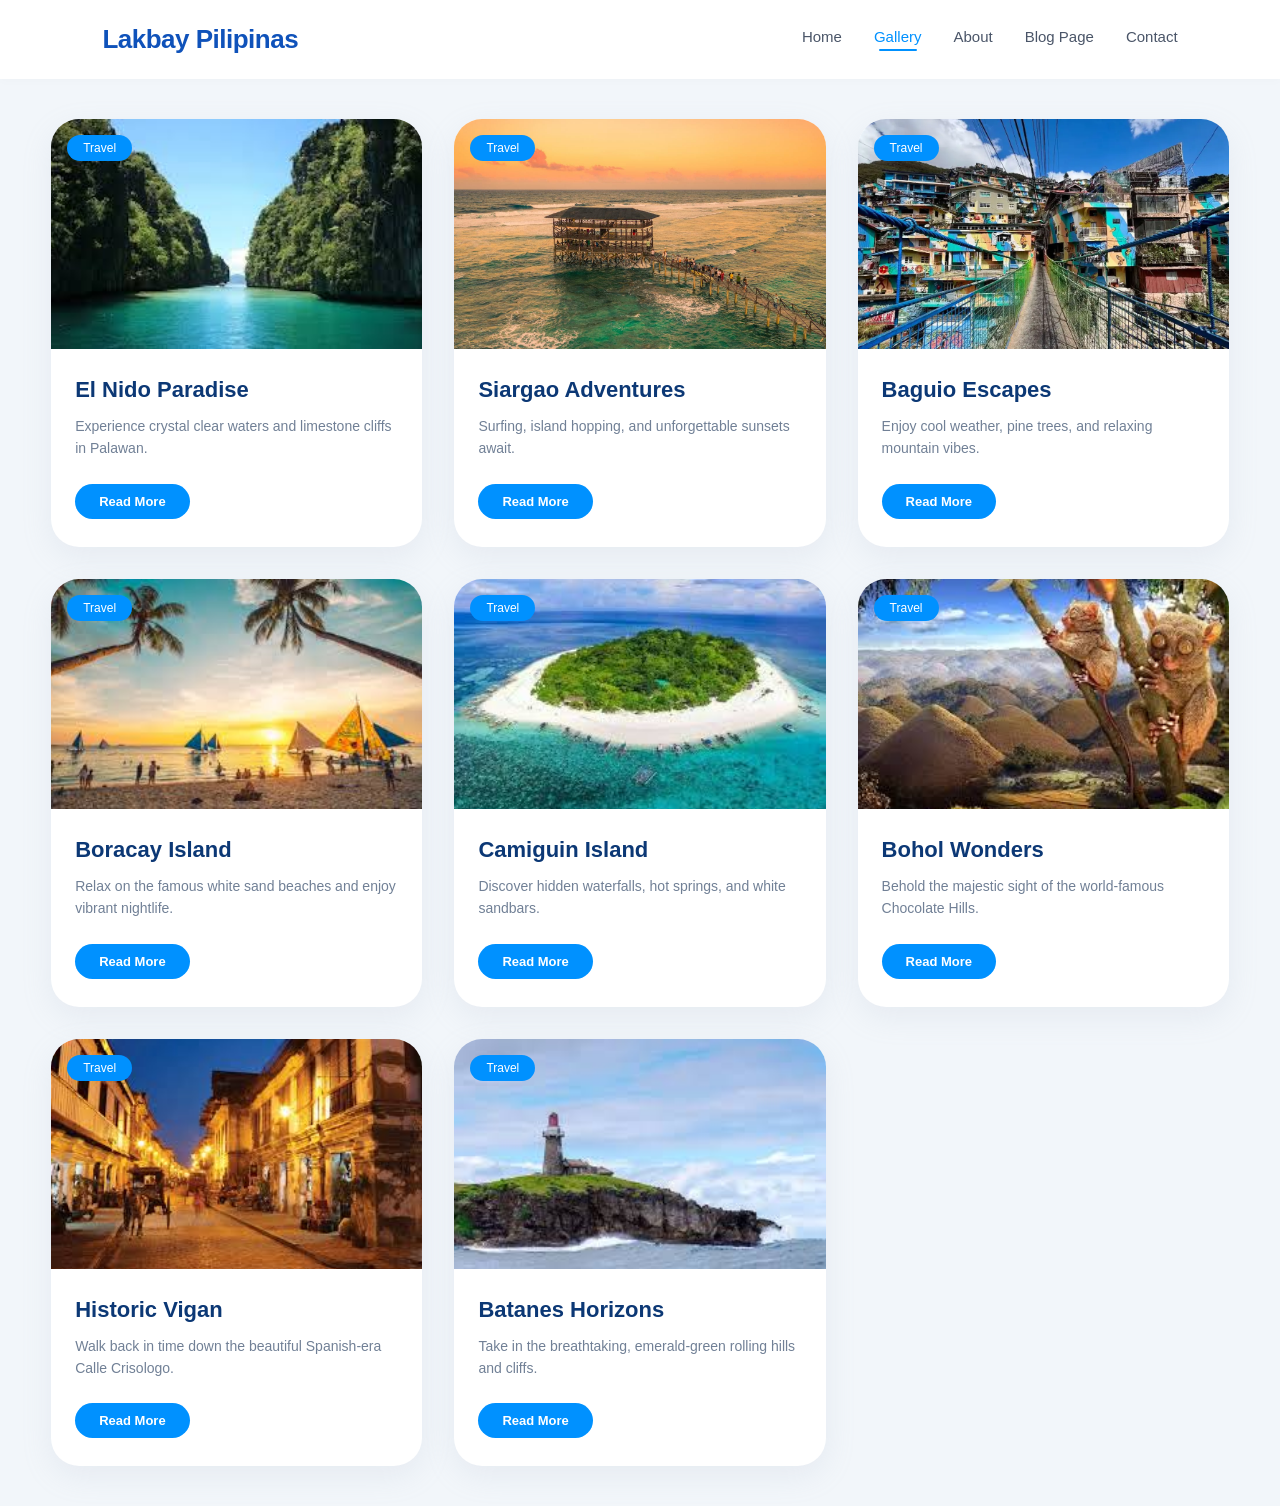
<file: index.html>
<!DOCTYPE html>
<html lang="en">
<head>
    <meta charset="UTF-8">
    <meta name="viewport" content="width=device-width, initial-scale=1.0">
    <title>Lakbay Pilipinas - Gallery</title>
    <link rel="stylesheet" href="style.css">
</head>
<body>

    <!-- NAVBAR -->
    <nav class="navbar">
        <div class="logo">Lakbay Pilipinas</div>
        
        <div class="nav-links">
            <a href="index.html">Home</a>
            <a href="gallery.html" class="active">Gallery</a>
            <a href="Rapalabout.html">About</a>
            <a href="blog.html">Blog Page</a>
            <a href="contact.html">Contact</a>
        </div>
    </nav>

    <!-- MAIN GALLERY CARDS GRID -->
    <main class="gallery-section">
        <div class="gallery-container">
            
            <!-- Card 1: El Nido (Fixed URL) -->
      <!-- Card 1: El Nido (Fixed to match your local file) -->
<div class="card">
    <div class="card-image-wrapper">
        <span class="badge">Travel</span>
        <img src="el nido.jpeg" alt="El Nido Paradise">
    </div>
    <div class="card-content">
        <h2 class="card-title">El Nido Paradise</h2>
        <p class="card-text">Experience crystal clear waters and limestone cliffs in Palawan.</p>
        <a href="#" class="btn-read-more">Read More</a>
    </div>
</div>


            <!-- Card 2: Siargao -->
            <div class="card">
                <div class="card-image-wrapper">
                    <span class="badge">Travel</span>
                    <img src="siargao.jpeg" alt="Siargao Adventures">
                </div>
                <div class="card-content">
                    <h2 class="card-title">Siargao Adventures</h2>
                    <p class="card-text">Surfing, island hopping, and unforgettable sunsets await.</p>
                    <a href="#" class="btn-read-more">Read More</a>
                </div>
            </div>

            <!-- Card 3: Baguio -->
            <div class="card">
                <div class="card-image-wrapper">
                    <span class="badge">Travel</span>
                    <img src="baguio.jpeg" alt="Baguio Escapes">
                </div>
                <div class="card-content">
                    <h2 class="card-title">Baguio Escapes</h2>
                    <p class="card-text">Enjoy cool weather, pine trees, and relaxing mountain vibes.</p>
                    <a href="#" class="btn-read-more">Read More</a>
                </div>
            </div>

            <!-- Card 4: Boracay -->
            <div class="card">
                <div class="card-image-wrapper">
                    <span class="badge">Travel</span>
                    <img src="boracay.jpeg" alt="Boracay Island">
                </div>
                <div class="card-content">
                    <h2 class="card-title">Boracay Island</h2>
                    <p class="card-text">Relax on the famous white sand beaches and enjoy vibrant nightlife.</p>
                    <a href="#" class="btn-read-more">Read More</a>
                </div>
            </div>

            <!-- Card 5: Camiguin -->
            <div class="card">
                <div class="card-image-wrapper">
                    <span class="badge">Travel</span>
                    <img src="camiguin.jpeg" alt="Camiguin Island">
                </div>
                <div class="card-content">
                    <h2 class="card-title">Camiguin Island</h2>
                    <p class="card-text">Discover hidden waterfalls, hot springs, and white sandbars.</p>
                    <a href="#" class="btn-read-more">Read More</a>
                </div>
            </div>

            <!-- Card 6: Bohol Wonders -->
            <div class="card">
                <div class="card-image-wrapper">
                    <span class="badge">Travel</span>
                    <img src="bohol.jpeg" alt="Bohol Chocolate Hills">
                </div>
                <div class="card-content">
                    <h2 class="card-title">Bohol Wonders</h2>
                    <p class="card-text">Behold the majestic sight of the world-famous Chocolate Hills.</p>
                    <a href="#" class="btn-read-more">Read More</a>
                </div>
            </div>

            <!-- Card 7: Historic Vigan (Fixed URL) -->
            <div class="card">
                <div class="card-image-wrapper">
                    <span class="badge">Travel</span>
                    <img src="vigan.jpeg" alt="Vigan City">
                </div>
                <div class="card-content">
                    <h2 class="card-title">Historic Vigan</h2>
                    <p class="card-text">Walk back in time down the beautiful Spanish-era Calle Crisologo.</p>
                    <a href="#" class="btn-read-more">Read More</a>
                </div>
            </div>

            <!-- Card 8: Batanes Horizons -->
            <div class="card">
                <div class="card-image-wrapper">
                    <span class="badge">Travel</span>
                    <img src="batanes.jpeg" alt="Batanes Horizons">
                </div>
                <div class="card-content">
                    <h2 class="card-title">Batanes Horizons</h2>
                    <p class="card-text">Take in the breathtaking, emerald-green rolling hills and cliffs.</p>
                    <a href="#" class="btn-read-more">Read More</a>
                </div>
            </div>

        </div>
    </main>

</body>
</html>
</file>
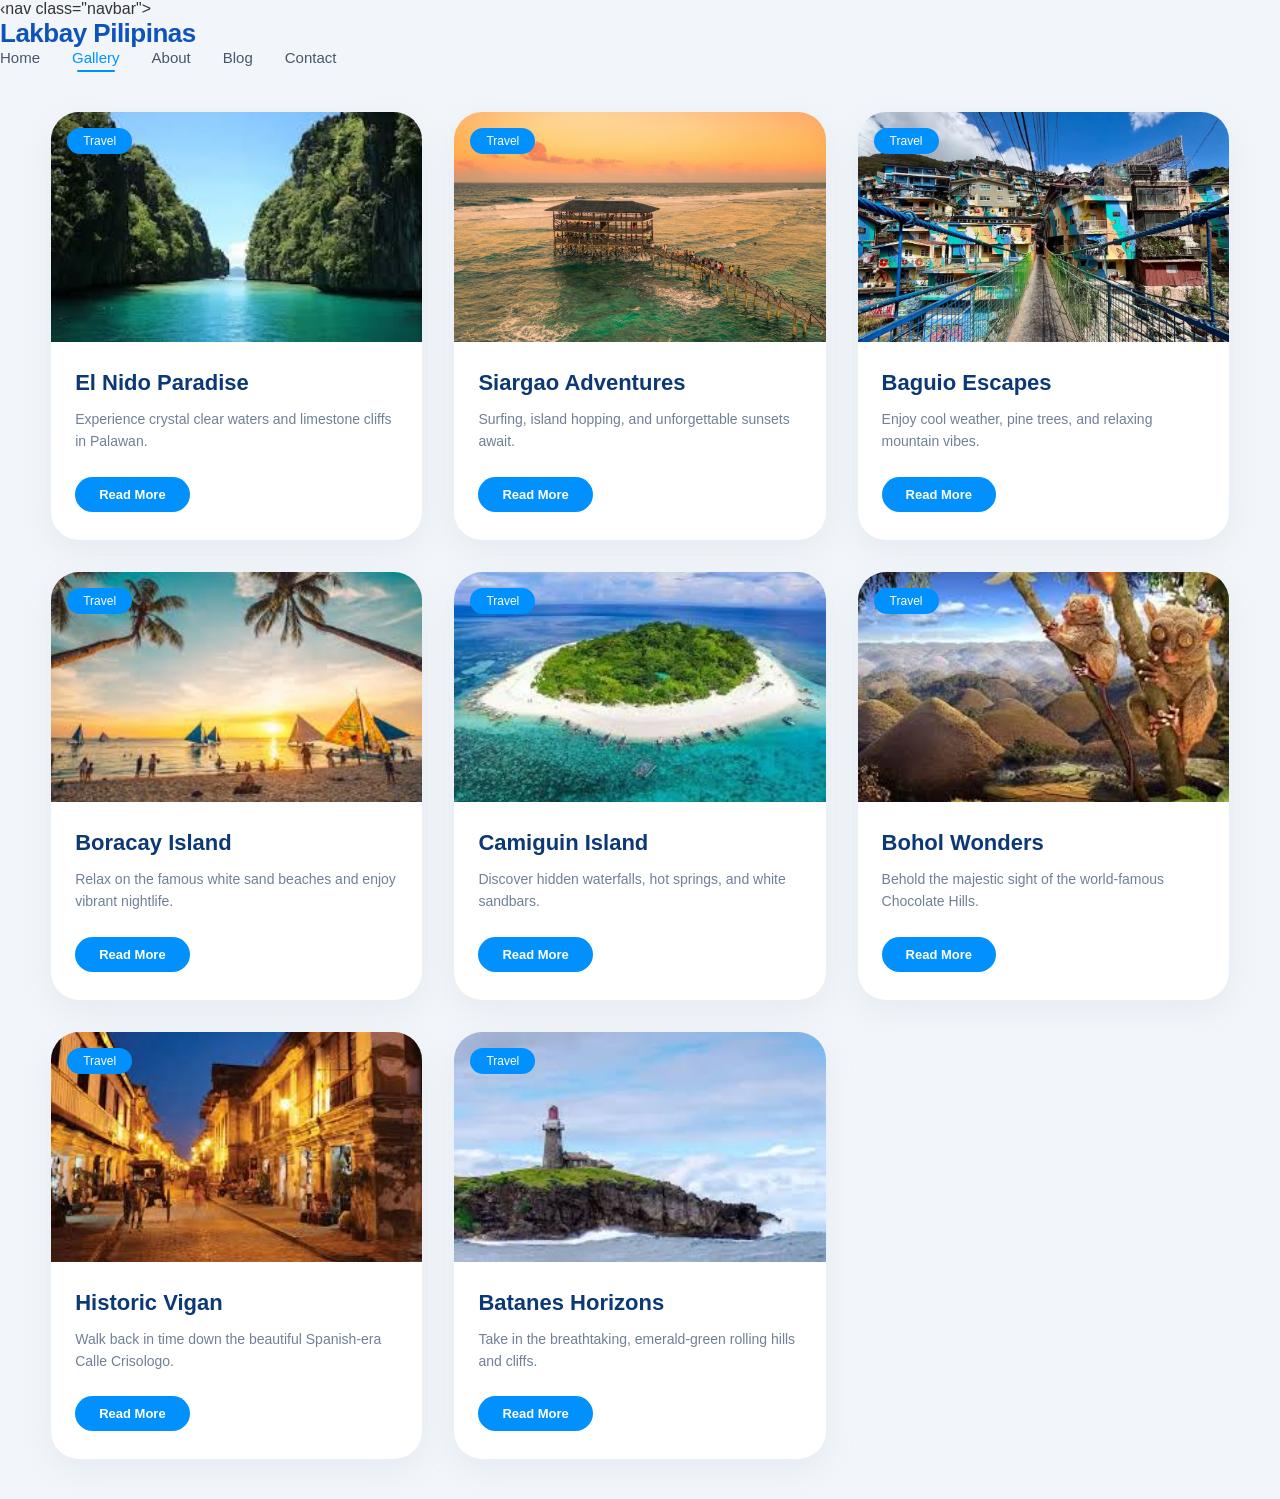
<file: Solomongallerypage.html>
<!DOCTYPE html>
<html lang="en">
<head>
    <meta charset="UTF-8">
    <meta name="viewport" content="width=device-width, initial-scale=1.0">
    <title>Lakbay Pilipinas - Gallery</title>
    <link rel="stylesheet" href="style.css">
</head>
<body>

    <!-- NAVBAR -->
‹nav class="navbar">
    <div class="logo">Lakbay Pilipinas</div>
    
    <div class="nav-links">
        <a href="Ornopialandingpage.html">Home</a>
        <a href="Solomongallerypage.html" class="active">Gallery</a>
        <a href="Rapalaboutpage.html">About</a>
        <a href="lobablogpage.html">Blog</a>
        <a href="liyancontactpage.html">Contact</a>
    </div>
</nav>

    <!-- MAIN GALLERY CARDS GRID -->
    <main class="gallery-section">
        <div class="gallery-container">
            
            <!-- Card 1: El Nido (Fixed URL) -->
      <!-- Card 1: El Nido (Fixed to match your local file) -->
<div class="card">
    <div class="card-image-wrapper">
        <span class="badge">Travel</span>
        <img src="el nido.jpeg" alt="El Nido Paradise">
    </div>
    <div class="card-content">
        <h2 class="card-title">El Nido Paradise</h2>
        <p class="card-text">Experience crystal clear waters and limestone cliffs in Palawan.</p>
        <a href="#" class="btn-read-more">Read More</a>
    </div>
</div>


            <!-- Card 2: Siargao -->
            <div class="card">
                <div class="card-image-wrapper">
                    <span class="badge">Travel</span>
                    <img src="siargao.jpeg" alt="Siargao Adventures">
                </div>
                <div class="card-content">
                    <h2 class="card-title">Siargao Adventures</h2>
                    <p class="card-text">Surfing, island hopping, and unforgettable sunsets await.</p>
                    <a href="#" class="btn-read-more">Read More</a>
                </div>
            </div>

            <!-- Card 3: Baguio -->
            <div class="card">
                <div class="card-image-wrapper">
                    <span class="badge">Travel</span>
                    <img src="baguio.jpeg" alt="Baguio Escapes">
                </div>
                <div class="card-content">
                    <h2 class="card-title">Baguio Escapes</h2>
                    <p class="card-text">Enjoy cool weather, pine trees, and relaxing mountain vibes.</p>
                    <a href="#" class="btn-read-more">Read More</a>
                </div>
            </div>

            <!-- Card 4: Boracay -->
            <div class="card">
                <div class="card-image-wrapper">
                    <span class="badge">Travel</span>
                    <img src="boracay.jpeg" alt="Boracay Island">
                </div>
                <div class="card-content">
                    <h2 class="card-title">Boracay Island</h2>
                    <p class="card-text">Relax on the famous white sand beaches and enjoy vibrant nightlife.</p>
                    <a href="#" class="btn-read-more">Read More</a>
                </div>
            </div>

            <!-- Card 5: Camiguin -->
            <div class="card">
                <div class="card-image-wrapper">
                    <span class="badge">Travel</span>
                    <img src="camiguin.jpeg" alt="Camiguin Island">
                </div>
                <div class="card-content">
                    <h2 class="card-title">Camiguin Island</h2>
                    <p class="card-text">Discover hidden waterfalls, hot springs, and white sandbars.</p>
                    <a href="#" class="btn-read-more">Read More</a>
                </div>
            </div>

            <!-- Card 6: Bohol Wonders -->
            <div class="card">
                <div class="card-image-wrapper">
                    <span class="badge">Travel</span>
                    <img src="bohol.jpeg" alt="Bohol Chocolate Hills">
                </div>
                <div class="card-content">
                    <h2 class="card-title">Bohol Wonders</h2>
                    <p class="card-text">Behold the majestic sight of the world-famous Chocolate Hills.</p>
                    <a href="#" class="btn-read-more">Read More</a>
                </div>
            </div>

            <!-- Card 7: Historic Vigan (Fixed URL) -->
            <div class="card">
                <div class="card-image-wrapper">
                    <span class="badge">Travel</span>
                    <img src="vigan.jpeg" alt="Vigan City">
                </div>
                <div class="card-content">
                    <h2 class="card-title">Historic Vigan</h2>
                    <p class="card-text">Walk back in time down the beautiful Spanish-era Calle Crisologo.</p>
                    <a href="#" class="btn-read-more">Read More</a>
                </div>
            </div>

            <!-- Card 8: Batanes Horizons -->
            <div class="card">
                <div class="card-image-wrapper">
                    <span class="badge">Travel</span>
                    <img src="batanes.jpeg" alt="Batanes Horizons">
                </div>
                <div class="card-content">
                    <h2 class="card-title">Batanes Horizons</h2>
                    <p class="card-text">Take in the breathtaking, emerald-green rolling hills and cliffs.</p>
                    <a href="#" class="btn-read-more">Read More</a>
                </div>
            </div>

        </div>
    </main>

</body>
</html>
</file>
<file: style.css>
/* ==========================================================================
   1. Reset & Global Variables
   ========================================================================== */
* {
    margin: 0;
    padding: 0;
    box-sizing: border-box;
    font-family: 'Segoe UI', -apple-system, BlinkMacSystemFont, Roboto, sans-serif;
}

body {
    background-color: #f2f6fa; /* Soft blue-tinted background from image_3 */
    color: #333333;
    min-height: 100vh;
}

/* ==========================================================================
   2. Navbar Styles
   ========================================================================== */
.navbar {
    background-color: #ffffff;
    display: flex;
    justify-content: space-between;
    align-items: center;
    padding: 24px 8%;
    box-shadow: 0 2px 10px rgba(0, 0, 0, 0.02);
}

.logo {
    font-size: 26px;
    font-weight: 700;
    color: #0f52ba; /* Deep royal blue logo color */
    letter-spacing: -0.5px;
}

.nav-links {
    display: flex;
    gap: 32px;
}

.nav-links a {
    text-decoration: none;
    color: #4a5568;
    font-weight: 500;
    font-size: 15px;
    position: relative;
    padding-bottom: 6px;
    transition: color 0.2s ease;
}

.nav-links a:hover {
    color: #0091ff;
}

/* Active Page Underline styling */
.nav-links a.active {
    color: #0091ff;
}

.nav-links a.active::after {
    content: '';
    position: absolute;
    bottom: 0;
    left: 10%;
    width: 80%;
    height: 2px;
    background-color: #0091ff;
    border-radius: 2px;
}

/* ==========================================================================
   3. Gallery Layout Structure
   ========================================================================== */
.gallery-section {
    padding: 40px 4%;
    display: flex;
    justify-content: center;
}

.gallery-container {
    max-width: 1400px;
    width: 100%;
    display: grid;
    grid-template-columns: repeat(auto-fill, minmax(290px, 1fr));
    gap: 32px;
}

/* ==========================================================================
   4. Image Cards Styling (Matched to image_3.png)
   ========================================================================== */
.card {
    background-color: #ffffff;
    border-radius: 28px; /* Ultra smooth curves */
    overflow: hidden;
    box-shadow: 0 10px 30px rgba(160, 175, 195, 0.15); /* Broad soft drop shadow */
    display: flex;
    flex-direction: column;
    transition: transform 0.3s ease, box-shadow 0.3s ease;
}

.card:hover {
    transform: translateY(-5px);
    box-shadow: 0 15px 35px rgba(160, 175, 195, 0.25);
}

.card-image-wrapper {
    position: relative;
    width: 100%;
    height: 230px; 
}

.card-image-wrapper img {
    width: 100%;
    height: 100%;
    object-fit: cover;
}

/* Floating "Travel" Pill Badge */
.badge {
    position: absolute;
    top: 16px;
    left: 16px;
    background-color: #0091ff;
    color: #ffffff;
    font-size: 12px;
    font-weight: 500;
    padding: 6px 16px;
    border-radius: 20px;
    z-index: 2;
}

/* Card Content Blocks */
.card-content {
    padding: 28px 24px;
    display: flex;
    flex-direction: column;
    flex-grow: 1;
}

.card-title {
    font-size: 22px;
    color: #0c3875; /* Bold blue header color */
    font-weight: 700;
    margin-bottom: 12px;
}

.card-text {
    font-size: 14px;
    color: #718096; /* Clean grey text copy */
    line-height: 1.6;
    margin-bottom: 24px;
    flex-grow: 1;
}

/* Rounded Action Button */
.btn-read-more {
    align-self: flex-start;
    text-decoration: none;
    background-color: #0091ff;
    color: #ffffff;
    font-size: 13px;
    font-weight: 600;
    padding: 10px 24px;
    border-radius: 20px;
    transition: background-color 0.2s ease;
}

.btn-read-more:hover {
    background-color: #0076cf;
}

/* ==========================================================================
   5. Mobile Responsiveness Breakpoints
   ========================================================================== */
@media (max-width: 768px) {
    .navbar {
        flex-direction: column;
        gap: 16px;
        padding: 20px;
    }
    
    .nav-links {
        gap: 18px;
    }

    .gallery-container {
        grid-template-columns: repeat(auto-fill, minmax(250px, 1fr));
        gap: 20px;
    }
}
</file>
